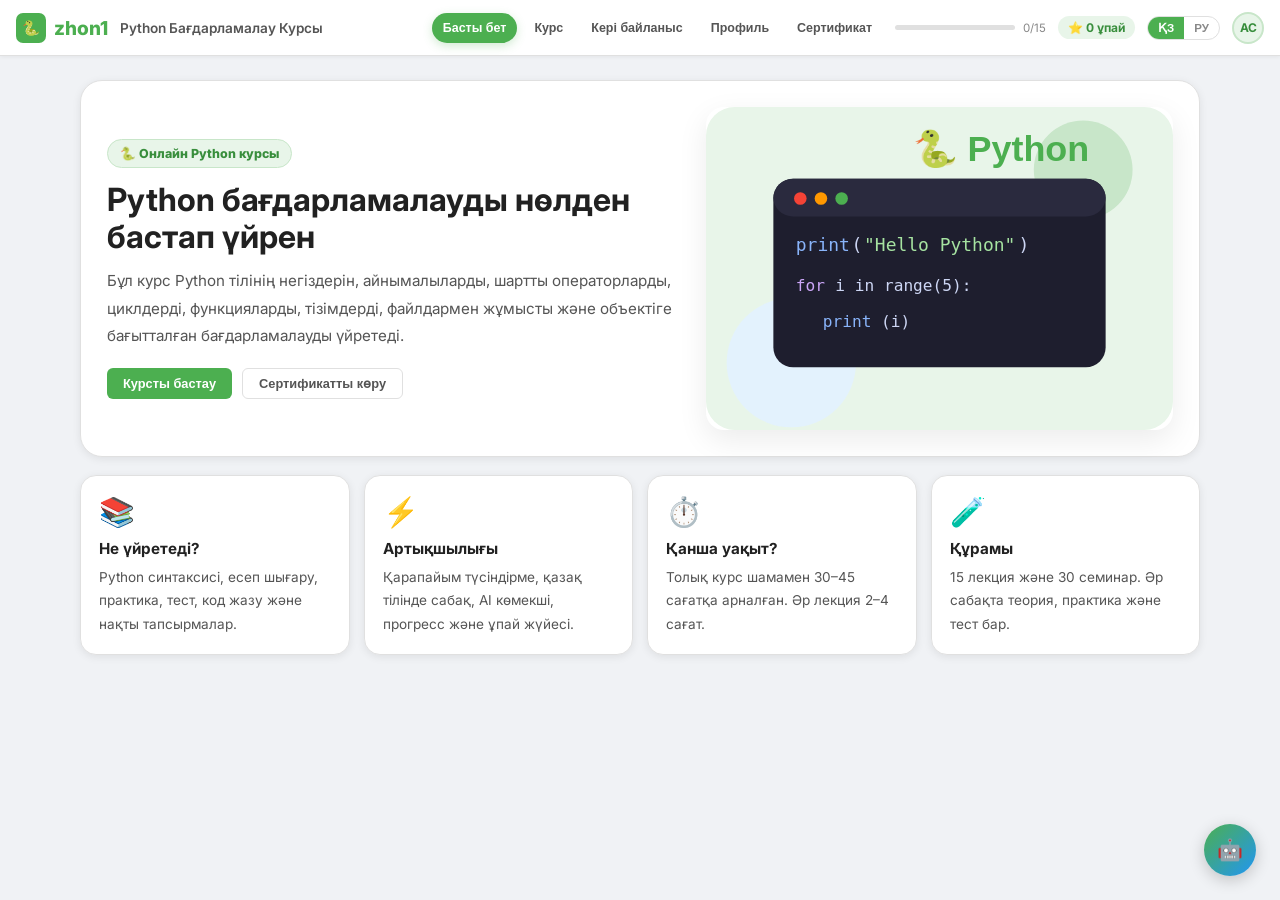
<file: index.html>
<!DOCTYPE html>
<html lang="kk">
<head>
<meta charset="UTF-8">
<meta name="viewport" content="width=device-width, initial-scale=1.0">
<title>zhon1 — Python Курсы</title>
<link href="https://fonts.googleapis.com/css2?family=Inter:wght@300;400;500;600;700&family=JetBrains+Mono:wght@400;500&display=swap" rel="stylesheet">
<link rel="stylesheet" href="css/style.css">
</head>
<body>

<!-- HEADER -->
<header>
  <button class="menu-btn" onclick="document.getElementById('sb').classList.toggle('open')">☰</button>
  <a href="#" class="logo"><div class="logo-box">🐍</div>zhon1</a>
  <div class="h-title">Python Бағдарламалау Курсы</div>
  <nav class="top-nav">
    <button class="top-nav-btn active" onclick="showPage('home', this)">Басты бет</button>
    <button class="top-nav-btn" onclick="showPage('course', this)">Курс</button>
    <button class="top-nav-btn" onclick="showPage('feedback', this)">Кері байланыс</button>
    <button class="top-nav-btn" onclick="showPage('profile', this)">Профиль</button>
    <button class="top-nav-btn" onclick="showPage('certificate', this)">Сертификат</button>
  </nav>
  <div class="h-prog">
    <div class="h-prog-bar"><div class="h-prog-fill" id="hpf" style="width:0%"></div></div>
    <span class="h-prog-txt" id="hpt">0/15</span>
  </div>
  <div class="h-score" id="hsc">⭐ 0 ұпай</div>
  <div class="lang-switch">
    <button class="lang-btn active" id="lbKZ" onclick="setLang('kz')">ҚЗ</button>
    <button class="lang-btn" id="lbRU" onclick="setLang('ru')">РУ</button>
  </div>
  <div class="h-avatar" id="hAvatar" onclick="openProfileOrLogin()" style="cursor:pointer" title="Кіру / Профиль">АС</div>
</header>



<!-- PAGES -->
<section class="page-section" id="page-home">
  <div class="landing-hero">
    <div class="landing-text">
      <span class="mini-badge">🐍 Онлайн Python курсы</span>
      <h1>Python бағдарламалауды нөлден бастап үйрен</h1>
      <p>Бұл курс Python тілінің негіздерін, айнымалыларды, шартты операторларды, циклдерді, функцияларды, тізімдерді, файлдармен жұмысты және объектіге бағытталған бағдарламалауды үйретеді.</p>
      <div class="landing-actions">
        <button class="btn btn-next" onclick="showPage('course')">Курсты бастау</button>
        <button class="btn btn-prev" onclick="showPage('certificate')">Сертификатты көру</button>
      </div>
    </div>
    <div class="landing-image">
      <img src="assets/python-hero.svg" alt="Python programming illustration">
    </div>
  </div>

  <div class="info-grid">
    <div class="info-card"><div class="info-ico">📚</div><h3>Не үйретеді?</h3><p>Python синтаксисі, есеп шығару, практика, тест, код жазу және нақты тапсырмалар.</p></div>
    <div class="info-card"><div class="info-ico">⚡</div><h3>Артықшылығы</h3><p>Қарапайым түсіндірме, қазақ тілінде сабақ, AI көмекші, прогресс және ұпай жүйесі.</p></div>
    <div class="info-card"><div class="info-ico">⏱️</div><h3>Қанша уақыт?</h3><p>Толық курс шамамен 30–45 сағатқа арналған. Әр лекция 2–4 сағат.</p></div>
    <div class="info-card"><div class="info-ico">🧪</div><h3>Құрамы</h3><p>15 лекция және 30 семинар. Әр сабақта теория, практика және тест бар.</p></div>
  </div>
</section>

<section class="page-section hidden" id="page-feedback">
  <div class="simple-page-card">
    <h1>Кері байланыс</h1>
    <p>Курс бойынша сұрақтарыңыз болса, төмендегі байланыс арқылы хабарласыңыз.</p>
    <div class="contact-list">
      <div>👤 Автор: <strong>Нұрмахан Жантөре Cұлтанмұратұлы</strong></div>
      <div>📞 Нөмір: <strong>+7 707 592 2006</strong></div>
      <div>💬 Telegram: <strong>@w1nner_kz</strong></div>
      <div>📘 Курс: <strong>Python бағдарламалау негіздері</strong></div>
    </div>
  </div>
</section>

<section class="page-section hidden" id="page-profile">
  <div class="simple-page-card">
    <h1>Профиль</h1>
    <div id="profileBoxHome">Профиль жүктелуде...</div>
  </div>
</section>

<section class="page-section hidden" id="page-certificate">
  <div class="simple-page-card">
    <h1>Сертификат</h1>
    <div id="certificateBoxHome">Сертификат курсты толық аяқтағанда шығады.</div>
  </div>
</section>

<!-- SIDEBAR -->
<div class="sidebar hidden" id="sb">
  <div class="sb-top">
    <div class="sb-top-title">Курс мазмұны</div>
    <div class="sb-prog">
      <div class="ring-wrap">
        <svg width="42" height="42" viewBox="0 0 42 42">
          <circle class="ring-bg" cx="21" cy="21" r="17"/>
          <circle class="ring-fill" id="rf" cx="21" cy="21" r="17" style="stroke-dashoffset:107"/>
        </svg>
        <div class="ring-num" id="rn">0%</div>
      </div>
      <div class="sb-prog-info">
        <div class="sb-prog-label" id="pl">0 лекция аяқталды</div>
        <div class="sb-prog-sub">15 лекция · 30 семинар</div>
      </div>
    </div>
  </div>
  <div id="sbList"></div>
</div>

<!-- APP -->
<div class="app hidden" id="page-course">
<div class="main" id="mainArea">
  <div class="breadcrumb">
    <a href="#">zhon1</a><span>›</span>
    <a href="#">Python Курсы</a><span>›</span>
    <span id="bc">Лекция 1</span>
  </div>
  <div class="tab-bar">
    <div class="tab active" data-tab="lesson">📖 Сабақ</div>
    <div class="tab" data-tab="compiler">💻 Компилятор</div>
  </div>
  <div class="tab-content active" id="tab-lesson"></div>
  <div class="tab-content" id="tab-compiler"></div>
</div>
</div>

<div class="toast" id="toast"></div>

<!-- CERTIFICATE MODAL -->
<div class="cert-modal hidden" id="certModal">
  <div class="cert-paper" id="certPaper">
    <div class="cert-border"></div>
    <button class="cert-close" onclick="closeCert()">✕</button>
    <div class="cert-emblem">🏆</div>
    <div class="cert-heading">Сертификат</div>
    <div class="cert-org">zhon1 Academy</div>
    <div class="cert-body">Осы сертификат</div>
    <div class="cert-name" id="certName">—</div>
    <div class="cert-body">Python Бағдарламалау курсын сәтті аяқтағанын растайды</div>
    <div class="cert-course" id="certCourse">Python Бағдарламалау негіздері</div>
    <div class="cert-meta">
      <span><strong id="certDate">—</strong>Күні</span>
      <span><strong id="certScore">—</strong>Ұпай</span>
      <span><strong>15/15</strong>Лекция</span>
    </div>
    <button class="cert-download" onclick="downloadCert()">📥 Жүктеу (PDF)</button>
  </div>
</div>

<!-- AI CHAT -->
<button class="ai-fab" id="aiFab" onclick="toggleAI()" title="AI Көмекші">🤖</button>
<div class="ai-window hidden" id="aiWindow">
  <div class="ai-head">
    <span class="ai-head-ico">🤖</span>
    <span class="ai-head-title">AI Көмекші · Python</span>
    <button class="ai-head-close" onclick="toggleAI()">✕</button>
  </div>
  <div class="ai-quick">
    <button class="ai-quick-btn" onclick="aiQuick('Бұл тақырыпты түсіндір')">📖 Түсіндір</button>
    <button class="ai-quick-btn" onclick="aiQuick('Мысал код жаз')">💻 Мысал</button>
    <button class="ai-quick-btn" onclick="aiQuick('Жиі жіберілетін қателер')">⚠️ Қателер</button>
    <button class="ai-quick-btn" onclick="aiQuick('Тапсырмаға кеңес бер')">💡 Кеңес</button>
  </div>
  <div class="ai-messages" id="aiMessages">
    <div class="ai-msg bot">Сәлем! Мен Python AI көмекшісімін. Ағымдағы тақырып бойынша сұрақ қойыңыз — немесе жылдам батырмалар арқылы бастаңыз! 🐍</div>
  </div>
  <div class="ai-input-row">
    <input class="ai-input" id="aiInput" placeholder="Сұрақ жаз..." onkeydown="if(event.key==='Enter')sendAI()">
    <button class="ai-send" onclick="sendAI()">➤</button>
  </div>
</div>


<script src="js/storage.js"></script>
<script src="js/language.js"></script>
<script src="js/auth.js"></script>
<script src="js/progress.js"></script>
<script src="js/compiler.js"></script>
<script src="js/profile.js"></script>
<script src="js/app.js"></script>
</body>
</html>
</file>
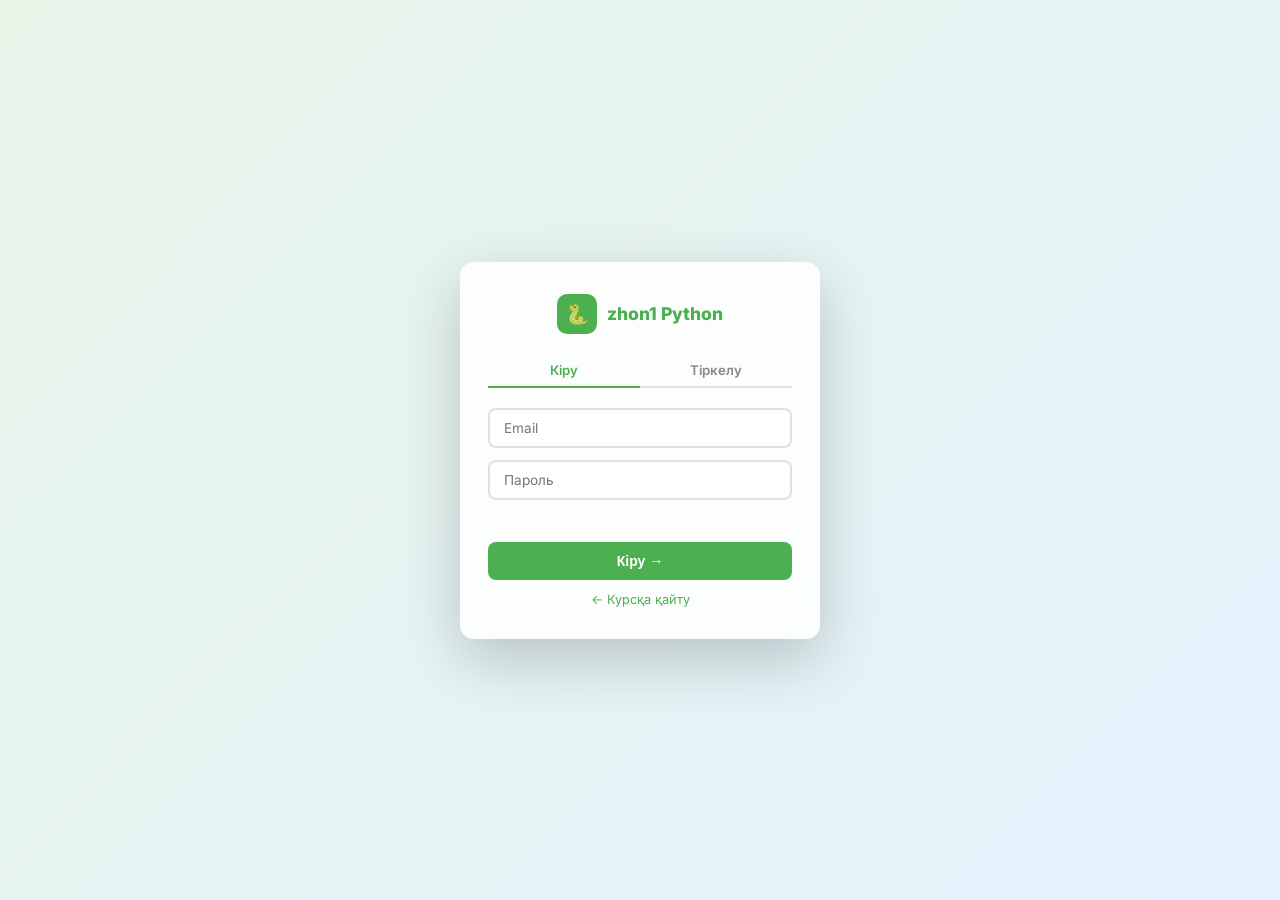
<file: login.html>
<!DOCTYPE html><html lang="kk"><head><meta charset="UTF-8"><meta name="viewport" content="width=device-width, initial-scale=1.0"><title>Кіру — zhon1</title><link href="https://fonts.googleapis.com/css2?family=Inter:wght@300;400;500;600;700&display=swap" rel="stylesheet"><link rel="stylesheet" href="css/style.css"></head><body><div class="auth-page"><div class="auth-modal"><div class="auth-logo"><div class="auth-logo-box">🐍</div><span class="auth-title">zhon1 Python</span></div><div class="auth-tabs"><a class="auth-tab active" style="text-decoration:none" href="login.html">Кіру</a><a class="auth-tab" style="text-decoration:none" href="register.html">Тіркелу</a></div><div class="auth-form"><input class="auth-input" id="loginEmail" placeholder="Email" type="email"><input class="auth-input" id="loginPass" placeholder="Пароль" type="password" onkeydown="if(event.key==='Enter')doPageLogin()"><div class="auth-err" id="loginErr"></div><button class="auth-btn" onclick="doPageLogin()">Кіру →</button><a href="index.html" style="text-align:center;color:var(--green);font-size:.8rem;text-decoration:none">← Курсқа қайту</a></div></div></div><script src="js/storage.js"></script><script src="js/language.js"></script><script src="js/auth.js"></script></body></html>
</file>
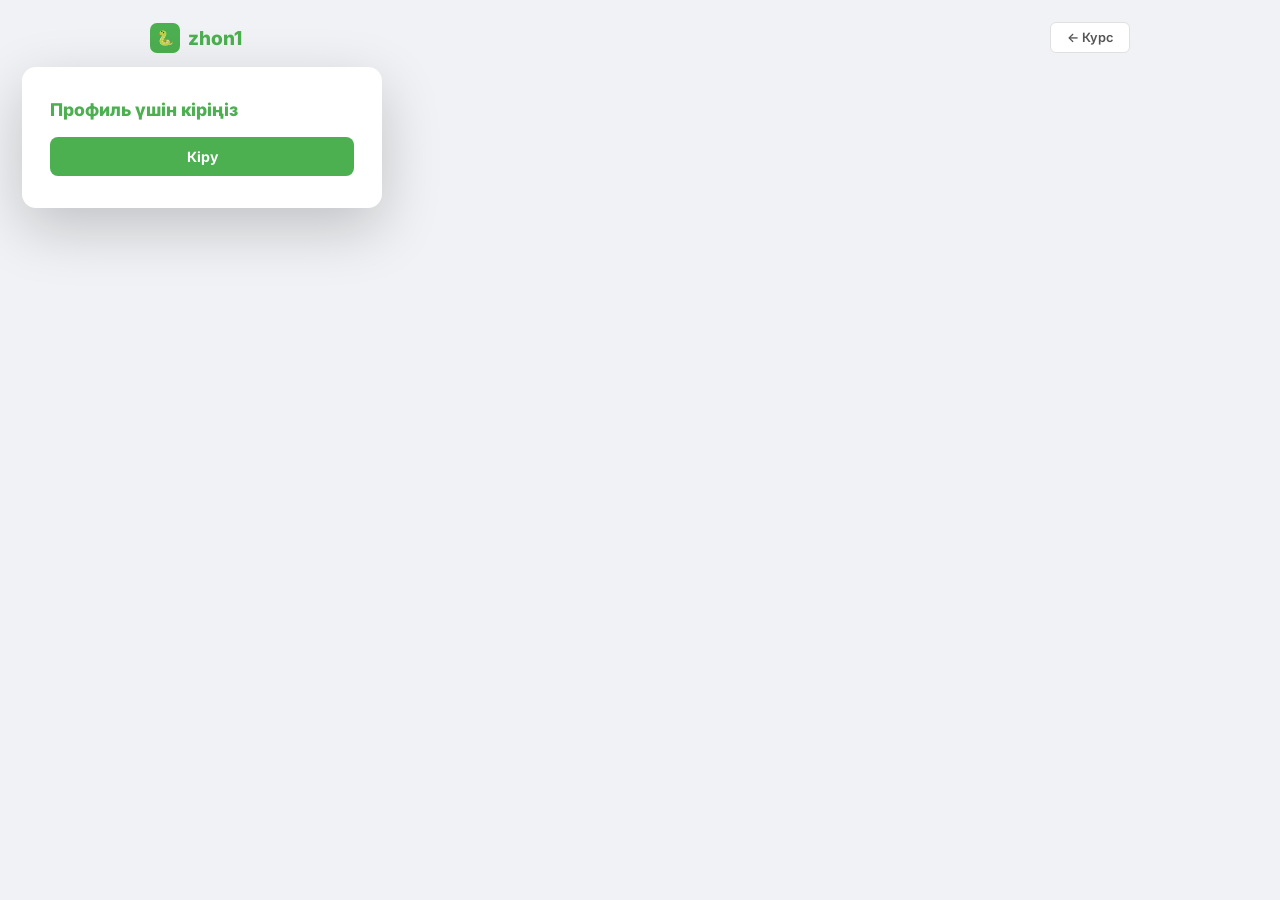
<file: profile.html>
<!DOCTYPE html><html lang="kk"><head><meta charset="UTF-8"><meta name="viewport" content="width=device-width, initial-scale=1.0"><title>Профиль — zhon1</title><link href="https://fonts.googleapis.com/css2?family=Inter:wght@300;400;500;600;700&display=swap" rel="stylesheet"><link rel="stylesheet" href="css/style.css"></head><body class="profile-page"><div style="max-width:980px;margin:0 auto 14px;display:flex;align-items:center;gap:12px"><a href="index.html" class="logo"><div class="logo-box">🐍</div>zhon1</a><div style="flex:1"></div><a class="btn btn-prev" style="text-decoration:none" href="index.html">← Курс</a></div><div id="profileRoot"></div><script src="js/storage.js"></script><script src="js/language.js"></script><script src="js/auth.js"></script><script src="js/profile.js"></script></body></html>
</file>
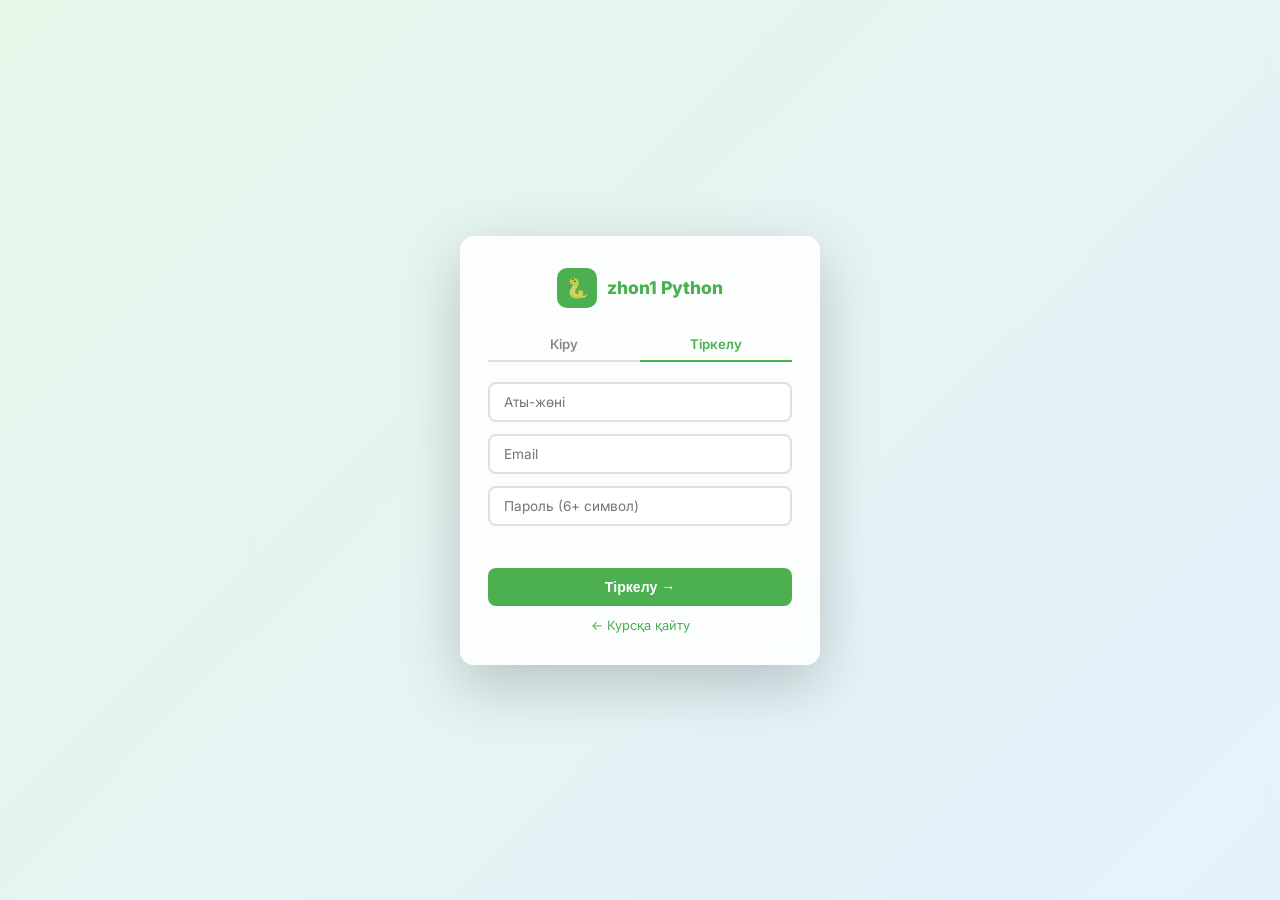
<file: register.html>
<!DOCTYPE html><html lang="kk"><head><meta charset="UTF-8"><meta name="viewport" content="width=device-width, initial-scale=1.0"><title>Тіркелу — zhon1</title><link href="https://fonts.googleapis.com/css2?family=Inter:wght@300;400;500;600;700&display=swap" rel="stylesheet"><link rel="stylesheet" href="css/style.css"></head><body><div class="auth-page"><div class="auth-modal"><div class="auth-logo"><div class="auth-logo-box">🐍</div><span class="auth-title">zhon1 Python</span></div><div class="auth-tabs"><a class="auth-tab" style="text-decoration:none" href="login.html">Кіру</a><a class="auth-tab active" style="text-decoration:none" href="register.html">Тіркелу</a></div><div class="auth-form"><input class="auth-input" id="regName" placeholder="Аты-жөні" type="text"><input class="auth-input" id="regEmail" placeholder="Email" type="email"><input class="auth-input" id="regPass" placeholder="Пароль (6+ символ)" type="password" onkeydown="if(event.key==='Enter')doPageRegister()"><div class="auth-err" id="regErr"></div><button class="auth-btn" onclick="doPageRegister()">Тіркелу →</button><a href="index.html" style="text-align:center;color:var(--green);font-size:.8rem;text-decoration:none">← Курсқа қайту</a></div></div></div><script src="js/storage.js"></script><script src="js/language.js"></script><script src="js/auth.js"></script></body></html>
</file>
<file: css/style.css>
:root {
  --green:#4caf50;--green-dark:#388e3c;--green-light:#e8f5e9;--green-mid:#c8e6c9;
  --blue:#2196f3;--blue-light:#e3f2fd;--blue-dark:#1565c0;
  --orange:#ff9800;--orange-light:#fff3e0;
  --red:#f44336;--red-light:#ffebee;
  --purple:#9c27b0;--purple-light:#f3e5f5;
  --bg:#f0f2f5;--white:#fff;--text:#212121;--text-mid:#555;--text-light:#888;
  --border:#e0e0e0;--sw:300px;--hh:56px;
  --card-shadow:0 2px 8px rgba(0,0,0,0.08);
}
*{margin:0;padding:0;box-sizing:border-box;}
html{scroll-behavior:smooth;}
body{font-family:'Inter',sans-serif;background:var(--bg);color:var(--text);font-size:14px;}

/* ── HEADER ── */
header{
  position:fixed;top:0;left:0;right:0;height:var(--hh);
  background:var(--white);border-bottom:1px solid var(--border);
  display:flex;align-items:center;padding:0 16px;z-index:300;gap:12px;
  box-shadow:0 1px 4px rgba(0,0,0,0.06);
}
.logo{display:flex;align-items:center;gap:8px;font-size:1.2rem;font-weight:800;color:var(--green);text-decoration:none;flex-shrink:0;}
.logo-box{width:30px;height:30px;background:var(--green);border-radius:7px;display:flex;align-items:center;justify-content:center;color:#fff;font-size:.9rem;}
.h-title{font-size:.85rem;font-weight:600;flex:1;white-space:nowrap;overflow:hidden;text-overflow:ellipsis;color:var(--text-mid);}
.h-prog{display:flex;align-items:center;gap:8px;flex-shrink:0;}
.h-prog-bar{width:120px;height:5px;background:var(--border);border-radius:3px;overflow:hidden;}
.h-prog-fill{height:100%;background:var(--green);border-radius:3px;transition:width .4s;}
.h-prog-txt{font-size:.72rem;color:var(--text-light);white-space:nowrap;}
.h-score{background:var(--green-light);color:var(--green-dark);font-size:.75rem;font-weight:700;padding:4px 10px;border-radius:20px;flex-shrink:0;}
.h-avatar{width:32px;height:32px;border-radius:50%;background:var(--green-light);border:2px solid var(--green-mid);display:flex;align-items:center;justify-content:center;font-size:.75rem;font-weight:700;color:var(--green-dark);flex-shrink:0;}
.menu-btn{display:none;width:32px;height:32px;border-radius:6px;border:1px solid var(--border);cursor:pointer;align-items:center;justify-content:center;font-size:1rem;background:none;}

/* ── SIDEBAR ── */
.sidebar{
  width:var(--sw);background:var(--white);border-right:1px solid var(--border);
  position:fixed;top:var(--hh);bottom:0;left:0;overflow-y:auto;z-index:200;
}
.sidebar::-webkit-scrollbar{width:3px;}
.sidebar::-webkit-scrollbar-thumb{background:var(--border);border-radius:2px;}
.sb-top{padding:12px 14px;border-bottom:1px solid var(--border);position:sticky;top:0;background:#fff;z-index:1;}
.sb-top-title{font-size:.68rem;font-weight:700;color:var(--text-light);text-transform:uppercase;letter-spacing:.1em;margin-bottom:10px;}
.sb-prog{display:flex;align-items:center;gap:10px;}
.ring-wrap{position:relative;width:42px;height:42px;flex-shrink:0;}
.ring-wrap svg{transform:rotate(-90deg);}
.ring-bg{stroke:var(--border);fill:none;stroke-width:3;}
.ring-fill{stroke:var(--green);fill:none;stroke-width:3;stroke-linecap:round;stroke-dasharray:120;transition:stroke-dashoffset .5s;}
.ring-num{position:absolute;inset:0;display:flex;align-items:center;justify-content:center;font-size:.6rem;font-weight:700;color:var(--green);}
.sb-prog-info{flex:1;}
.sb-prog-label{font-size:.76rem;font-weight:600;color:var(--text-mid);}
.sb-prog-sub{font-size:.68rem;color:var(--text-light);margin-top:2px;}

/* Lecture rows */
.lec-row{
  display:flex;align-items:center;gap:10px;padding:10px 12px;
  cursor:pointer;transition:background .15s;border-bottom:1px solid #f5f5f5;
  position:relative;
}
.lec-row:hover{background:var(--green-light);}
.lec-row.active{background:var(--green-light);border-right:3px solid var(--green);}
.lec-row.locked{opacity:.45;cursor:not-allowed;}
.lec-row.locked:hover{background:transparent;}
.lec-icon{width:26px;height:26px;border-radius:50%;display:flex;align-items:center;justify-content:center;font-size:.68rem;flex-shrink:0;border:2px solid var(--border);background:#fff;font-weight:700;}
.lec-icon.done{background:var(--green);border-color:var(--green);color:#fff;}
.lec-icon.current{background:var(--blue);border-color:var(--blue);color:#fff;}
.lec-icon.locked{background:#f5f5f5;color:#bbb;}
.lec-body{flex:1;min-width:0;}
.lec-row-title{font-size:.78rem;color:var(--text-mid);white-space:nowrap;overflow:hidden;text-overflow:ellipsis;}
.lec-row-sub{font-size:.65rem;color:var(--text-light);margin-top:1px;}
.lec-lock{font-size:.7rem;color:#ccc;}

/* Seminar sub-rows */
.sem-rows{display:none;background:#fafafa;}
.sem-rows.open{display:block;}
.sem-row{
  display:flex;align-items:center;gap:8px;padding:8px 12px 8px 38px;
  cursor:pointer;transition:background .15s;border-bottom:1px solid #f0f0f0;
}
.sem-row:hover{background:var(--green-light);}
.sem-row.active{background:#e3f2fd;border-right:3px solid var(--blue);}
.sem-row.locked{opacity:.4;cursor:not-allowed;}
.sem-dot{width:7px;height:7px;border-radius:50%;background:var(--border);flex-shrink:0;}
.sem-dot.done{background:var(--green);}
.sem-dot.active{background:var(--blue);}
.sem-row-title{font-size:.74rem;color:var(--text-mid);flex:1;line-height:1.3;}
.sem-tag{font-size:.6rem;padding:2px 6px;border-radius:3px;background:var(--blue-light);color:var(--blue);flex-shrink:0;}

/* ── MAIN ── */
.app{display:flex;margin-top:var(--hh);min-height:calc(100vh - var(--hh));}
.main{margin-left:var(--sw);flex:1;padding:20px;max-width:860px;}

/* Tabs */
.tab-bar{display:flex;border-bottom:2px solid var(--border);margin-bottom:18px;gap:0;}
.tab{padding:9px 16px;font-size:.83rem;font-weight:500;cursor:pointer;color:var(--text-light);border-bottom:2px solid transparent;margin-bottom:-2px;transition:all .2s;}
.tab:hover{color:var(--green);}
.tab.active{color:var(--green);border-bottom-color:var(--green);font-weight:600;}
.tab-content{display:none;}
.tab-content.active{display:block;}

/* Breadcrumb */
.breadcrumb{display:flex;align-items:center;gap:5px;font-size:.72rem;color:var(--text-light);margin-bottom:14px;flex-wrap:wrap;}
.breadcrumb a{color:var(--green);text-decoration:none;}

/* Video */
.video-box{background:#1a1a2e;border-radius:10px;aspect-ratio:16/9;max-height:340px;display:flex;flex-direction:column;align-items:center;justify-content:center;margin-bottom:16px;position:relative;overflow:hidden;cursor:pointer;pointer-events:auto;
  z-index:1;}
.video-box::before{content:'';position:absolute;inset:0;background:radial-gradient(ellipse at 50% 50%,rgba(76,175,80,.12) 0%,transparent 70%); pointer-events:none;}
.video-box iframe{
  width:100%;
  height:500px;
  border:none;
  position:relative;
  z-index:5;
  pointer-events:auto;
}
.play-circle{width:58px;height:58px;background:rgba(255,255,255,.15);border-radius:50%;display:flex;align-items:center;justify-content:center;backdrop-filter:blur(8px);border:2px solid rgba(255,255,255,.25);transition:all .3s;z-index:1;}
.video-box:hover .play-circle{background:var(--green);border-color:var(--green);transform:scale(1.08);}
.play-tri{font-size:1.3rem;color:#fff;margin-left:3px;}
.vid-label{color:rgba(255,255,255,.55);font-size:.76rem;margin-top:10px;z-index:1;}
.vid-ctrl{position:absolute;bottom:0;left:0;right:0;background:linear-gradient(transparent,rgba(0,0,0,.6));padding:12px 14px 8px;display:flex;align-items:center;gap:8px;}
.vc-bar{flex:1;height:3px;background:rgba(255,255,255,.25);border-radius:2px;cursor:pointer;}
.vc-fill{width:0%;height:100%;background:var(--green);border-radius:2px;}
.vc-t{color:rgba(255,255,255,.65);font-size:.68rem;white-space:nowrap;}
.vc-btn{background:none;border:none;color:rgba(255,255,255,.75);cursor:pointer;font-size:.8rem;padding:2px;}

/* Content card */
.card{background:#fff;border:1px solid var(--border);border-radius:10px;overflow:hidden;margin-bottom:14px;box-shadow:var(--card-shadow);}
.card-head{padding:12px 16px;border-bottom:1px solid var(--border);display:flex;align-items:center;gap:10px;}
.card-ico{width:32px;height:32px;border-radius:8px;background:var(--green-light);display:flex;align-items:center;justify-content:center;font-size:1rem;flex-shrink:0;}
.card-title{font-size:.9rem;font-weight:700;}
.card-sub{font-size:.7rem;color:var(--text-light);margin-top:2px;}
.card-body{padding:16px;}
.lesson-txt{font-size:.85rem;line-height:1.75;color:var(--text-mid);margin-bottom:12px;}

/* Code block */
.code-blk{background:#1e1e2e;border-radius:8px;overflow:hidden;margin:12px 0;}
.code-blk-hd{background:#2a2a3e;padding:6px 12px;display:flex;align-items:center;justify-content:space-between;}
.code-lang-tag{font-size:.68rem;color:#888;font-family:'JetBrains Mono',monospace;}
.copy-btn{font-size:.68rem;background:rgba(255,255,255,.08);border:none;color:#999;padding:3px 9px;border-radius:4px;cursor:pointer;}
.copy-btn:hover{background:rgba(76,175,80,.3);color:var(--green);}
.code-blk pre{padding:14px;font-size:.79rem;line-height:1.8;font-family:'JetBrains Mono',monospace;overflow-x:auto;color:#cdd6f4;}
.kw{color:#cba6f7;}.fn{color:#89b4fa;}.str{color:#a6e3a1;}.cm{color:#6c7086;}.num{color:#fab387;}.var{color:#89dceb;}

/* Step nav */
.step-nav{display:flex;align-items:center;gap:8px;padding:12px 16px;border-top:1px solid var(--border);background:#fafafa;}
.step-info{flex:1;font-size:.73rem;color:var(--text-light);}
.btn{padding:7px 16px;border-radius:6px;font-size:.8rem;font-weight:600;cursor:pointer;border:none;transition:all .2s;display:inline-flex;align-items:center;gap:5px;}
.btn-prev{background:#fff;border:1px solid var(--border);color:var(--text-mid);}
.btn-prev:hover{border-color:var(--green);color:var(--green);}
.btn-next{background:var(--green);color:#fff;}
.btn-next:hover{background:var(--green-dark);}
.btn-next:disabled{background:#ccc;cursor:not-allowed;}
.btn-blue{background:var(--blue);color:#fff;}
.btn-blue:hover{background:var(--blue-dark);}
.btn-orange{background:var(--orange);color:#fff;}
.btn-orange:hover{background:#e65100;}

/* ══ SEMINAR / QUIZ AREA ══ */
.sem-header{padding:14px 16px;background:var(--blue-light);border-bottom:1px solid #bbdefb;display:flex;align-items:center;gap:10px;}
.sem-hico{font-size:1.2rem;}
.sem-htitle{font-size:.92rem;font-weight:700;color:var(--blue-dark);}
.sem-hsub{font-size:.7rem;color:var(--blue);}

/* Problem statement */
.problem-box{background:#fff;border:1px solid var(--border);border-radius:10px;overflow:hidden;margin-bottom:14px;}
.problem-head{padding:10px 16px;background:linear-gradient(135deg,#1e1e2e,#2a2a3e);display:flex;align-items:center;gap:10px;}
.problem-num{font-size:.7rem;color:#89b4fa;font-family:'JetBrains Mono',monospace;}
.problem-title{font-size:.88rem;font-weight:700;color:#cdd6f4;flex:1;}
.diff-tag{font-size:.65rem;padding:3px 8px;border-radius:20px;font-weight:600;flex-shrink:0;}
.diff-easy{background:rgba(76,175,80,.2);color:#a6e3a1;}
.diff-med{background:rgba(255,152,0,.2);color:#fab387;}
.diff-hard{background:rgba(244,67,54,.2);color:#f38ba8;}
.problem-body{padding:16px;}
.problem-desc{font-size:.85rem;line-height:1.7;color:var(--text-mid);margin-bottom:14px;}
.problem-examples{background:#f8f9fa;border-radius:6px;padding:12px 14px;margin-bottom:12px;}
.example-title{font-size:.7rem;font-weight:700;color:var(--text-light);text-transform:uppercase;letter-spacing:.08em;margin-bottom:8px;}
.example-row{display:flex;gap:16px;margin-bottom:6px;font-size:.78rem;font-family:'JetBrains Mono',monospace;}
.example-row:last-child{margin-bottom:0;}
.ex-in{color:var(--blue);}
.ex-out{color:var(--green-dark);}
.constraint-list{font-size:.75rem;color:var(--text-light);line-height:1.8;}

/* Code editor */
.editor-wrap{background:#1e1e2e;border-radius:8px;overflow:hidden;margin-bottom:10px;}
.editor-top{background:#2a2a3e;padding:7px 12px;display:flex;align-items:center;gap:8px;}
.editor-dots span{width:10px;height:10px;border-radius:50%;display:inline-block;margin-right:3px;}
.editor-fname{font-size:.68rem;color:#888;font-family:'JetBrains Mono',monospace;margin-left:auto;}
.editor-ta{
  width:100%;background:#1e1e2e;border:none;color:#cdd6f4;
  font-family:'JetBrains Mono',monospace;font-size:.82rem;line-height:1.8;
  padding:14px;resize:vertical;min-height:160px;outline:none;
}
.editor-ta::placeholder{color:#444;}

/* Input area for stdin */
.stdin-wrap{margin-bottom:10px;}
.stdin-label{font-size:.7rem;font-weight:600;color:var(--text-light);margin-bottom:5px;display:flex;align-items:center;gap:5px;}
.stdin-ta{
  width:100%;background:#f8f9fa;border:1px solid var(--border);border-radius:6px;
  font-family:'JetBrains Mono',monospace;font-size:.8rem;line-height:1.7;
  padding:10px 12px;resize:vertical;min-height:52px;outline:none;color:var(--text);
}
.stdin-ta:focus{border-color:var(--blue);box-shadow:0 0 0 3px rgba(33,150,243,.1);}

.run-row{display:flex;gap:8px;align-items:center;margin-bottom:10px;flex-wrap:wrap;}

/* Output */
.output-wrap{background:#0d1117;border-radius:8px;overflow:hidden;}
.output-head{background:#161b22;padding:6px 12px;display:flex;align-items:center;justify-content:space-between;}
.output-title{font-size:.68rem;color:#888;font-family:'JetBrains Mono',monospace;}
.output-clear{font-size:.68rem;background:none;border:none;color:#555;cursor:pointer;}
.output-clear:hover{color:#aaa;}
.output-body{min-height:60px;max-height:200px;overflow-y:auto;padding:10px 12px;font-family:'JetBrains Mono',monospace;font-size:.8rem;line-height:1.7;white-space:pre-wrap;}
.output-body.idle{color:#444;}
.output-body.ok{color:#58d68d;}
.output-body.err{color:#f1948a;}
.output-body.run{color:#89b4fa;}


/* ══ QUIZ TYPES ══ */
.quiz-block{background:#fff;border:1px solid var(--border);border-radius:10px;overflow:hidden;margin-bottom:12px;box-shadow:var(--card-shadow);}
.quiz-head{padding:10px 14px;border-bottom:1px solid var(--border);display:flex;align-items:center;gap:8px;}
.quiz-type-badge{font-size:.62rem;padding:3px 8px;border-radius:20px;font-weight:700;flex-shrink:0;}
.qt-mcq{background:var(--blue-light);color:var(--blue);}
.qt-open{background:var(--orange-light);color:var(--orange);}
.qt-multi{background:var(--purple-light);color:var(--purple);}
.qt-match{background:var(--green-light);color:var(--green-dark);}
.quiz-q-title{font-size:.85rem;font-weight:600;flex:1;}
.quiz-pts{font-size:.7rem;background:#f5f5f5;padding:3px 8px;border-radius:20px;color:var(--text-light);flex-shrink:0;}
.quiz-body{padding:14px;}
.quiz-question{font-size:.85rem;line-height:1.6;color:var(--text);margin-bottom:12px;font-weight:500;}

/* MCQ options */
.mcq-option{display:flex;align-items:center;gap:10px;padding:9px 12px;border:2px solid var(--border);border-radius:8px;margin-bottom:6px;cursor:pointer;transition:all .2s;font-size:.83rem;}
.mcq-option:hover{border-color:var(--green);background:var(--green-light);}
.mcq-option.selected{border-color:var(--green);background:var(--green-light);}
.mcq-option.correct{border-color:var(--green);background:var(--green-light);}
.mcq-option.wrong{border-color:var(--red);background:var(--red-light);}
.mcq-option.disabled{pointer-events:none;}
.opt-radio{width:16px;height:16px;border-radius:50%;border:2px solid var(--border);display:flex;align-items:center;justify-content:center;flex-shrink:0;}
.mcq-option.selected .opt-radio,.mcq-option.correct .opt-radio{border-color:var(--green);background:var(--green);}
.mcq-option.wrong .opt-radio{border-color:var(--red);background:var(--red);}
.opt-dot{width:6px;height:6px;background:#fff;border-radius:50%;display:none;}
.mcq-option.selected .opt-dot,.mcq-option.correct .opt-dot,.mcq-option.wrong .opt-dot{display:block;}

/* Multi-select */
.msel-option{display:flex;align-items:center;gap:10px;padding:9px 12px;border:2px solid var(--border);border-radius:8px;margin-bottom:6px;cursor:pointer;transition:all .2s;font-size:.83rem;}
.msel-option:hover{border-color:var(--purple);background:var(--purple-light);}
.msel-option.selected{border-color:var(--purple);background:var(--purple-light);}
.msel-option.correct{border-color:var(--green);background:var(--green-light);}
.msel-option.partial-wrong{border-color:var(--red);background:var(--red-light);}
.opt-check{width:16px;height:16px;border-radius:4px;border:2px solid var(--border);display:flex;align-items:center;justify-content:center;flex-shrink:0;font-size:.6rem;}
.msel-option.selected .opt-check{border-color:var(--purple);background:var(--purple);color:#fff;}
.msel-option.correct .opt-check{border-color:var(--green);background:var(--green);color:#fff;}
.msel-option.partial-wrong .opt-check{border-color:var(--red);background:var(--red);color:#fff;}

/* Open question */
.open-ta{width:100%;border:2px solid var(--border);border-radius:8px;padding:10px 12px;font-family:'Inter',sans-serif;font-size:.83rem;line-height:1.6;resize:vertical;min-height:80px;outline:none;transition:border-color .2s;}
.open-ta:focus{border-color:var(--orange);}
.open-ta.correct{border-color:var(--green);background:var(--green-light);}
.open-ta.wrong{border-color:var(--red);background:var(--red-light);}

/* Matching */
.match-grid{display:grid;grid-template-columns:1fr 1fr;gap:10px;margin-bottom:10px;}
.match-col-title{font-size:.68rem;font-weight:700;color:var(--text-light);text-transform:uppercase;letter-spacing:.08em;margin-bottom:6px;}
.match-left-item{padding:8px 12px;background:#f8f9fa;border:1px solid var(--border);border-radius:6px;font-size:.8rem;margin-bottom:6px;cursor:pointer;transition:all .2s;display:flex;align-items:center;gap:6px;}
.match-left-item:hover{border-color:var(--green);background:var(--green-light);}
.match-left-item.selected{border-color:var(--green);background:var(--green-light);}
.match-left-item.matched{border-color:var(--green);background:var(--green-light);opacity:.7;cursor:default;}
.match-right-item{padding:8px 12px;background:#f8f9fa;border:1px solid var(--border);border-radius:6px;font-size:.8rem;margin-bottom:6px;cursor:pointer;transition:all .2s;}
.match-right-item:hover{border-color:var(--blue);background:var(--blue-light);}
.match-right-item.target{border-color:var(--blue);background:var(--blue-light);}
.match-right-item.matched-ok{border-color:var(--green);background:var(--green-light);}
.match-right-item.matched-fail{border-color:var(--red);background:var(--red-light);}
.match-pairs{margin-top:8px;}
.match-pair-row{display:flex;align-items:center;gap:8px;margin-bottom:5px;font-size:.78rem;}
.match-pair-left{flex:1;padding:5px 10px;background:var(--green-light);border-radius:5px;color:var(--green-dark);font-weight:500;}
.match-pair-arrow{color:var(--text-light);}
.match-pair-right{flex:1;padding:5px 10px;background:var(--blue-light);border-radius:5px;color:var(--blue-dark);}

.quiz-submit-btn{margin-top:10px;padding:8px 20px;background:var(--green);color:#fff;border:none;border-radius:6px;font-size:.82rem;font-weight:600;cursor:pointer;transition:background .2s;}
.quiz-submit-btn:hover{background:var(--green-dark);}
.quiz-submit-btn:disabled{background:#ccc;cursor:not-allowed;}
.quiz-feedback{display:none;padding:8px 12px;border-radius:6px;font-size:.8rem;margin-top:8px;font-weight:500;}
.qfb-ok{background:var(--green-light);color:var(--green-dark);display:block;}
.qfb-fail{background:var(--red-light);color:var(--red);display:block;}
.qfb-partial{background:var(--orange-light);color:var(--orange);display:block;}

/* Progress summary */
.sem-progress-summary{background:#fff;border:1px solid var(--border);border-radius:10px;padding:16px;margin-bottom:14px;display:flex;align-items:center;gap:14px;}
.sps-icon{font-size:2rem;}
.sps-info{flex:1;}
.sps-title{font-size:.88rem;font-weight:700;}
.sps-sub{font-size:.74rem;color:var(--text-light);margin-top:3px;}
.sps-progress{margin-top:8px;height:6px;background:var(--border);border-radius:3px;overflow:hidden;}
.sps-fill{height:100%;background:var(--green);border-radius:3px;transition:width .4s;}
.sps-score{text-align:right;flex-shrink:0;}
.sps-score-num{font-size:1.1rem;font-weight:800;color:var(--green);}
.sps-score-label{font-size:.68rem;color:var(--text-light);}

/* Complete banner */
.complete-banner{background:var(--green-light);border:1px solid var(--green-mid);border-radius:10px;padding:18px;text-align:center;margin-bottom:14px;}
.cb-icon{font-size:2rem;margin-bottom:8px;}
.cb-title{font-size:.95rem;font-weight:700;color:var(--green-dark);margin-bottom:4px;}
.cb-sub{font-size:.78rem;color:var(--green);}

/* Locked message */
.locked-panel{background:#fff;border:1px solid var(--border);border-radius:10px;padding:40px 20px;text-align:center;}
.locked-panel .lp-ico{font-size:2.5rem;margin-bottom:12px;}
.locked-panel h3{font-size:.95rem;font-weight:700;margin-bottom:8px;}
.locked-panel p{font-size:.82rem;color:var(--text-light);line-height:1.6;}
.locked-panel .lp-need{margin-top:14px;display:inline-flex;gap:8px;flex-wrap:wrap;justify-content:center;}
.need-chip{padding:5px 12px;background:var(--orange-light);color:var(--orange);border-radius:20px;font-size:.75rem;font-weight:600;}

/* ══ COMPILER TAB ══ */
.compiler-card{background:#fff;border:1px solid var(--border);border-radius:10px;overflow:hidden;box-shadow:var(--card-shadow);}
.compiler-top{background:#1e1e2e;padding:10px 14px;display:flex;align-items:center;gap:10px;}
.c-dots span{width:10px;height:10px;border-radius:50%;display:inline-block;margin-right:3px;}
.c-filename{font-size:.72rem;color:#888;font-family:'JetBrains Mono',monospace;flex:1;}
.c-controls{display:flex;gap:7px;align-items:center;}
.c-btn{padding:6px 14px;border-radius:5px;font-size:.78rem;font-weight:600;cursor:pointer;border:none;transition:all .2s;display:flex;align-items:center;gap:5px;}
.c-btn-run{background:var(--green);color:#fff;}
.c-btn-run:hover{background:var(--green-dark);}
.c-btn-clear{background:rgba(255,255,255,.08);color:#aaa;border:1px solid rgba(255,255,255,.1);}
.c-btn-clear:hover{color:#fff;}
.compiler-editor-area{position:relative;}
.compiler-ta{width:100%;background:#1e1e2e;border:none;color:#cdd6f4;font-family:'JetBrains Mono',monospace;font-size:.82rem;line-height:1.8;padding:14px;resize:vertical;min-height:240px;outline:none;}
.c-stdin-wrap{background:#16213e;border-top:1px solid #2a2a3e;padding:8px 14px;}
.c-stdin-label{font-size:.68rem;color:#89b4fa;font-family:'JetBrains Mono',monospace;margin-bottom:5px;display:block;}
.c-stdin-ta{width:100%;background:#0d1117;border:1px solid #2a2a3e;border-radius:5px;color:#a6e3a1;font-family:'JetBrains Mono',monospace;font-size:.8rem;line-height:1.7;padding:8px 10px;resize:vertical;min-height:40px;outline:none;}
.c-stdin-ta:focus{border-color:#89b4fa;}
.c-output-wrap{border-top:1px solid #2a2a3e;}
.c-output-head{background:#161b22;padding:6px 12px;display:flex;align-items:center;justify-content:space-between;}
.c-output-title{font-size:.68rem;color:#888;font-family:'JetBrains Mono',monospace;}
.c-output-clr{font-size:.68rem;background:none;border:none;color:#555;cursor:pointer;}
.c-output-clr:hover{color:#aaa;}
.c-output-body{min-height:80px;max-height:220px;overflow-y:auto;padding:10px 14px;font-family:'JetBrains Mono',monospace;font-size:.82rem;line-height:1.7;white-space:pre-wrap;}
.c-output-body.idle{color:#444;}
.c-output-body.ok{color:#58d68d;}
.c-output-body.err{color:#f1948a;}
.c-footer{padding:10px 14px;background:#fafafa;border-top:1px solid var(--border);display:flex;align-items:center;gap:8px;flex-wrap:wrap;}
.c-hint{font-size:.72rem;color:var(--text-light);}
.snip-btn{padding:4px 10px;border-radius:5px;border:1px solid var(--border);font-size:.72rem;background:#fff;color:var(--text-mid);cursor:pointer;transition:all .2s;}
.snip-btn:hover{border-color:var(--green);color:var(--green);}

/* Toast */
.toast{position:fixed;bottom:22px;right:22px;background:#333;color:#fff;padding:10px 16px;border-radius:8px;font-size:.8rem;z-index:999;opacity:0;transform:translateY(16px);transition:all .3s;pointer-events:none;display:flex;align-items:center;gap:6px;max-width:300px;box-shadow:0 4px 12px rgba(0,0,0,.2);}
.toast.show{opacity:1;transform:translateY(0);}
.toast.green{background:var(--green);}
.toast.blue{background:var(--blue);}
.toast.red{background:var(--red);}

@media(max-width:768px){
  .sidebar{transform:translateX(-100%);}
  .sidebar.open{transform:translateX(0);}
  .main{margin-left:0;padding:12px;}
  .menu-btn{display:flex;}
  .h-title{display:none;}
}

/* ══ AUTH MODAL ══ */
.modal-overlay{position:fixed;inset:0;background:rgba(0,0,0,.45);z-index:1000;display:flex;align-items:center;justify-content:center;backdrop-filter:blur(3px);}
.modal-overlay.hidden{display:none;}
.auth-modal{background:#fff;border-radius:14px;padding:32px 28px;width:360px;max-width:94vw;box-shadow:0 20px 60px rgba(0,0,0,.2);position:relative;}
.auth-logo{display:flex;align-items:center;gap:10px;margin-bottom:20px;justify-content:center;}
.auth-logo-box{width:40px;height:40px;background:var(--green);border-radius:10px;display:flex;align-items:center;justify-content:center;font-size:1.2rem;}
.auth-title{font-size:1.1rem;font-weight:800;color:var(--green);}
.auth-tabs{display:flex;border-bottom:2px solid var(--border);margin-bottom:20px;}
.auth-tab{flex:1;padding:8px;font-size:.83rem;font-weight:600;cursor:pointer;color:var(--text-light);border-bottom:2px solid transparent;margin-bottom:-2px;text-align:center;transition:all .2s;}
.auth-tab.active{color:var(--green);border-bottom-color:var(--green);}
.auth-form{display:flex;flex-direction:column;gap:12px;}
.auth-input{padding:10px 14px;border:2px solid var(--border);border-radius:8px;font-size:.85rem;outline:none;transition:border-color .2s;font-family:'Inter',sans-serif;}
.auth-input:focus{border-color:var(--green);}
.auth-btn{padding:11px;background:var(--green);color:#fff;border:none;border-radius:8px;font-size:.88rem;font-weight:700;cursor:pointer;transition:background .2s;}
.auth-btn:hover{background:var(--green-dark);}
.auth-err{color:var(--red);font-size:.78rem;text-align:center;min-height:18px;}
.auth-switch{text-align:center;font-size:.78rem;color:var(--text-light);margin-top:6px;}
.auth-switch span{color:var(--green);cursor:pointer;font-weight:600;}

/* ══ AI CHAT ══ */
.ai-fab{position:fixed;bottom:24px;right:24px;width:52px;height:52px;border-radius:50%;background:linear-gradient(135deg,var(--green),var(--blue));border:none;cursor:pointer;display:flex;align-items:center;justify-content:center;font-size:1.3rem;box-shadow:0 4px 16px rgba(0,0,0,.2);z-index:500;transition:transform .2s;}
.ai-fab:hover{transform:scale(1.1);}
.ai-window{position:fixed;bottom:86px;right:24px;width:360px;max-width:96vw;height:480px;background:#fff;border-radius:14px;box-shadow:0 8px 32px rgba(0,0,0,.15);border:1px solid var(--border);display:flex;flex-direction:column;z-index:500;transition:all .3s;overflow:hidden;}
.ai-window.hidden{display:none;}
.ai-head{background:linear-gradient(135deg,var(--green),var(--blue));padding:12px 16px;display:flex;align-items:center;gap:10px;flex-shrink:0;}
.ai-head-ico{font-size:1.1rem;}
.ai-head-title{font-size:.88rem;font-weight:700;color:#fff;flex:1;}
.ai-head-close{background:none;border:none;color:rgba(255,255,255,.8);cursor:pointer;font-size:1rem;padding:2px 6px;border-radius:4px;}
.ai-head-close:hover{background:rgba(255,255,255,.2);}
.ai-messages{flex:1;overflow-y:auto;padding:14px;display:flex;flex-direction:column;gap:10px;}
.ai-messages::-webkit-scrollbar{width:3px;}
.ai-messages::-webkit-scrollbar-thumb{background:var(--border);border-radius:2px;}
.ai-msg{max-width:85%;padding:9px 12px;border-radius:10px;font-size:.81rem;line-height:1.6;}
.ai-msg.user{background:var(--green);color:#fff;align-self:flex-end;border-bottom-right-radius:3px;}
.ai-msg.bot{background:#f0f2f5;color:var(--text);align-self:flex-start;border-bottom-left-radius:3px;}
.ai-msg.loading{color:var(--text-light);font-style:italic;}
.ai-input-row{display:flex;gap:8px;padding:10px 12px;border-top:1px solid var(--border);flex-shrink:0;}
.ai-input{flex:1;padding:8px 12px;border:2px solid var(--border);border-radius:8px;font-size:.82rem;outline:none;font-family:'Inter',sans-serif;transition:border-color .2s;}
.ai-input:focus{border-color:var(--green);}
.ai-send{padding:8px 14px;background:var(--green);color:#fff;border:none;border-radius:8px;font-size:.82rem;font-weight:600;cursor:pointer;white-space:nowrap;}
.ai-send:hover{background:var(--green-dark);}
.ai-quick{display:flex;gap:6px;flex-wrap:wrap;padding:6px 12px 0;flex-shrink:0;}
.ai-quick-btn{padding:4px 10px;border:1px solid var(--green-mid);border-radius:20px;font-size:.72rem;background:var(--green-light);color:var(--green-dark);cursor:pointer;transition:all .2s;}
.ai-quick-btn:hover{background:var(--green);color:#fff;}

/* ══ CERTIFICATE ══ */
.cert-btn{margin-top:12px;padding:11px 22px;background:linear-gradient(135deg,#ffd700,#ff9800);color:#fff;border:none;border-radius:8px;font-size:.88rem;font-weight:700;cursor:pointer;display:inline-flex;align-items:center;gap:8px;box-shadow:0 4px 12px rgba(255,152,0,.3);transition:transform .2s;}
.cert-btn:hover{transform:scale(1.02);}
.cert-modal{position:fixed;inset:0;background:rgba(0,0,0,.6);z-index:1000;display:flex;align-items:center;justify-content:center;}
.cert-modal.hidden{display:none;}
.cert-paper{background:#fff;border-radius:16px;padding:40px 48px;max-width:640px;width:95%;text-align:center;position:relative;box-shadow:0 20px 60px rgba(0,0,0,.3);border:4px solid #ffd700;}
.cert-close{position:absolute;top:12px;right:16px;background:none;border:none;font-size:1.4rem;cursor:pointer;color:#999;}
.cert-border{position:absolute;inset:8px;border:2px solid rgba(255,215,0,.3);border-radius:12px;pointer-events:none;}
.cert-emblem{font-size:3.5rem;margin-bottom:8px;}
.cert-heading{font-size:.8rem;font-weight:700;text-transform:uppercase;letter-spacing:.15em;color:#999;margin-bottom:4px;}
.cert-org{font-size:1.5rem;font-weight:900;color:var(--green);margin-bottom:20px;}
.cert-body{font-size:.9rem;color:var(--text-mid);line-height:1.7;margin-bottom:14px;}
.cert-name{font-size:2rem;font-weight:800;color:var(--text);font-family:Georgia,serif;margin-bottom:6px;}
.cert-course{font-size:1.1rem;color:var(--blue-dark);font-weight:700;margin-bottom:20px;}
.cert-meta{display:flex;gap:20px;justify-content:center;margin-bottom:24px;font-size:.8rem;color:var(--text-light);}
.cert-meta span{display:flex;flex-direction:column;align-items:center;gap:2px;}
.cert-meta strong{color:var(--text);font-size:.88rem;}
.cert-download{padding:10px 24px;background:var(--green);color:#fff;border:none;border-radius:8px;font-size:.85rem;font-weight:700;cursor:pointer;}
.cert-download:hover{background:var(--green-dark);}

/* ══ LANG SWITCH ══ */
.lang-switch{display:flex;border:1px solid var(--border);border-radius:20px;overflow:hidden;flex-shrink:0;}
.lang-btn{padding:4px 10px;font-size:.72rem;font-weight:600;cursor:pointer;background:none;border:none;color:var(--text-light);transition:all .2s;}
.lang-btn.active{background:var(--green);color:#fff;}

/* ══ HINT BUTTON ══ */
.hint-btn{padding:7px 14px;background:var(--orange-light);color:var(--orange);border:1px solid #ffe0b2;border-radius:6px;font-size:.78rem;font-weight:600;cursor:pointer;transition:all .2s;}
.hint-btn:hover{background:var(--orange);color:#fff;}
.hint-box{background:#fff8e1;border:1px solid #ffe082;border-radius:8px;padding:12px 14px;margin-top:8px;font-size:.82rem;line-height:1.6;color:#6d4c41;}
.hint-box.hidden{display:none;}
.hint-level-bar{display:flex;gap:6px;margin-bottom:8px;}
.hint-level-dot{width:8px;height:8px;border-radius:50%;background:var(--border);}
.hint-level-dot.active{background:var(--orange);}

.profile-page{min-height:100vh;background:var(--bg);padding:22px}.profile-shell{max-width:980px;margin:0 auto}.profile-card{background:#fff;border:1px solid var(--border);border-radius:14px;padding:18px;box-shadow:var(--card-shadow);margin-bottom:14px}.profile-card.hero{display:flex;align-items:center;gap:16px}.profile-card.hero h1{font-size:1.3rem;margin:0}.profile-card.hero p{color:var(--text-light);margin-top:4px}.stats-grid{display:grid;grid-template-columns:repeat(auto-fit,minmax(190px,1fr));gap:12px}.stat-label{font-size:.75rem;color:var(--text-light);text-transform:uppercase;letter-spacing:.08em}.stat-value{font-size:1.25rem;font-weight:800;color:var(--green);margin-top:6px}.auth-page{min-height:100vh;display:flex;align-items:center;justify-content:center;background:linear-gradient(135deg,var(--green-light),var(--blue-light));padding:20px}.auth-page .auth-modal{backdrop-filter:blur(12px);background:rgba(255,255,255,.86)}
@media print{body *{visibility:hidden}.cert-paper,.cert-paper *{visibility:visible}.cert-paper{position:absolute;left:0;top:0;width:100%;box-shadow:none}}

/* AI markdown/code formatting */
.ai-msg .ai-inline-code{
  font-family:'JetBrains Mono',monospace;
  background:rgba(0,0,0,.08);
  padding:1px 5px;
  border-radius:4px;
  font-size:.78rem;
}
.ai-msg.user .ai-inline-code{background:rgba(255,255,255,.22);}
.ai-msg .ai-code{
  margin:8px 0 0;
  padding:10px 12px;
  background:#1e1e2e;
  color:#cdd6f4;
  border-radius:8px;
  overflow:auto;
  font-family:'JetBrains Mono',monospace;
  font-size:.76rem;
  line-height:1.6;
  white-space:pre-wrap;
}

/* ══ TOP NAVIGATION + PAGE SECTIONS ══ */
.top-nav{display:flex;align-items:center;gap:6px;flex-shrink:0;}
.top-nav-btn{border:1px solid transparent;background:transparent;color:var(--text-mid);font-size:.78rem;font-weight:700;padding:7px 10px;border-radius:999px;cursor:pointer;white-space:nowrap;transition:all .2s;}
.top-nav-btn:hover{background:var(--green-light);color:var(--green-dark);}
.top-nav-btn.active{background:var(--green);color:#fff;box-shadow:0 3px 10px rgba(76,175,80,.25);}
/* Бөлім ауысқанда жұмсақ анимация */
.page-section{
  margin-top:var(--hh);
  padding:24px;
  min-height:calc(100vh - var(--hh));
  animation: pageFadeSlide .38s ease both;
}
.app{animation: pageFadeSlide .38s ease both;}
.page-section.hidden,.app.hidden,.sidebar.hidden{display:none!important;}
.page-animating{animation: pageFadeSlide .38s ease both;}
@keyframes pageFadeSlide{
  from{opacity:0;transform:translateY(18px) scale(.985);filter:blur(3px);}
  to{opacity:1;transform:translateY(0) scale(1);filter:blur(0);}
}
@media (prefers-reduced-motion: reduce){
  .page-section,.app,.page-animating{animation:none!important;}
}
.landing-hero{max-width:1120px;margin:0 auto 18px;background:#fff;border:1px solid var(--border);border-radius:22px;padding:26px;display:grid;grid-template-columns:1.1fr .9fr;gap:28px;align-items:center;box-shadow:var(--card-shadow);}
.mini-badge{display:inline-flex;background:var(--green-light);color:var(--green-dark);border:1px solid var(--green-mid);padding:6px 12px;border-radius:999px;font-size:.78rem;font-weight:800;margin-bottom:14px;}
.landing-text h1{font-size:2rem;line-height:1.15;margin-bottom:12px;color:var(--text);}
.landing-text p{font-size:.95rem;line-height:1.8;color:var(--text-mid);margin-bottom:18px;}
.landing-actions{display:flex;gap:10px;flex-wrap:wrap;}
.landing-image img{width:100%;display:block;border-radius:18px;box-shadow:0 10px 30px rgba(0,0,0,.08);}
.info-grid{max-width:1120px;margin:0 auto;display:grid;grid-template-columns:repeat(4,1fr);gap:14px;}
.info-card,.simple-page-card{background:#fff;border:1px solid var(--border);border-radius:16px;padding:18px;box-shadow:var(--card-shadow);}
.info-ico{font-size:1.8rem;margin-bottom:10px;}
.info-card h3{font-size:.95rem;margin-bottom:8px;}
.info-card p,.simple-page-card p{font-size:.85rem;line-height:1.7;color:var(--text-mid);}
.simple-page-card{max-width:920px;margin:0 auto;}
.simple-page-card h1{font-size:1.45rem;margin-bottom:10px;color:var(--green-dark);}
.contact-list{display:grid;gap:10px;margin-top:16px;font-size:.9rem;}
.profile-mini{display:grid;grid-template-columns:repeat(auto-fit,minmax(180px,1fr));gap:12px;margin-top:14px;}
.profile-mini-card{background:#fafafa;border:1px solid var(--border);border-radius:12px;padding:14px;}
.profile-mini-label{font-size:.72rem;color:var(--text-light);text-transform:uppercase;letter-spacing:.06em;}
.profile-mini-value{font-size:1.05rem;font-weight:800;color:var(--green-dark);margin-top:6px;}
.cert-empty{border:2px dashed var(--border);border-radius:14px;padding:28px;text-align:center;color:var(--text-light);background:#fafafa;margin-top:14px;}
.cert-ready{background:linear-gradient(135deg,#fff8e1,#e8f5e9);border:1px solid #ffe082;border-radius:14px;padding:22px;text-align:center;margin-top:14px;}
.cert-ready .big{font-size:2.5rem;margin-bottom:6px;}
@media(max-width:1050px){.top-nav{position:absolute;top:var(--hh);left:0;right:0;background:#fff;border-bottom:1px solid var(--border);padding:8px 12px;overflow-x:auto}.page-section,.app{margin-top:calc(var(--hh) + 45px)}.sidebar{top:calc(var(--hh) + 45px)}.h-prog,.h-score{display:none}.landing-hero{grid-template-columns:1fr}.info-grid{grid-template-columns:repeat(2,1fr)}}
@media(max-width:620px){.info-grid{grid-template-columns:1fr}.landing-text h1{font-size:1.55rem}.page-section{padding:14px}.top-nav-btn{font-size:.72rem;padding:6px 8px}}
</file>
